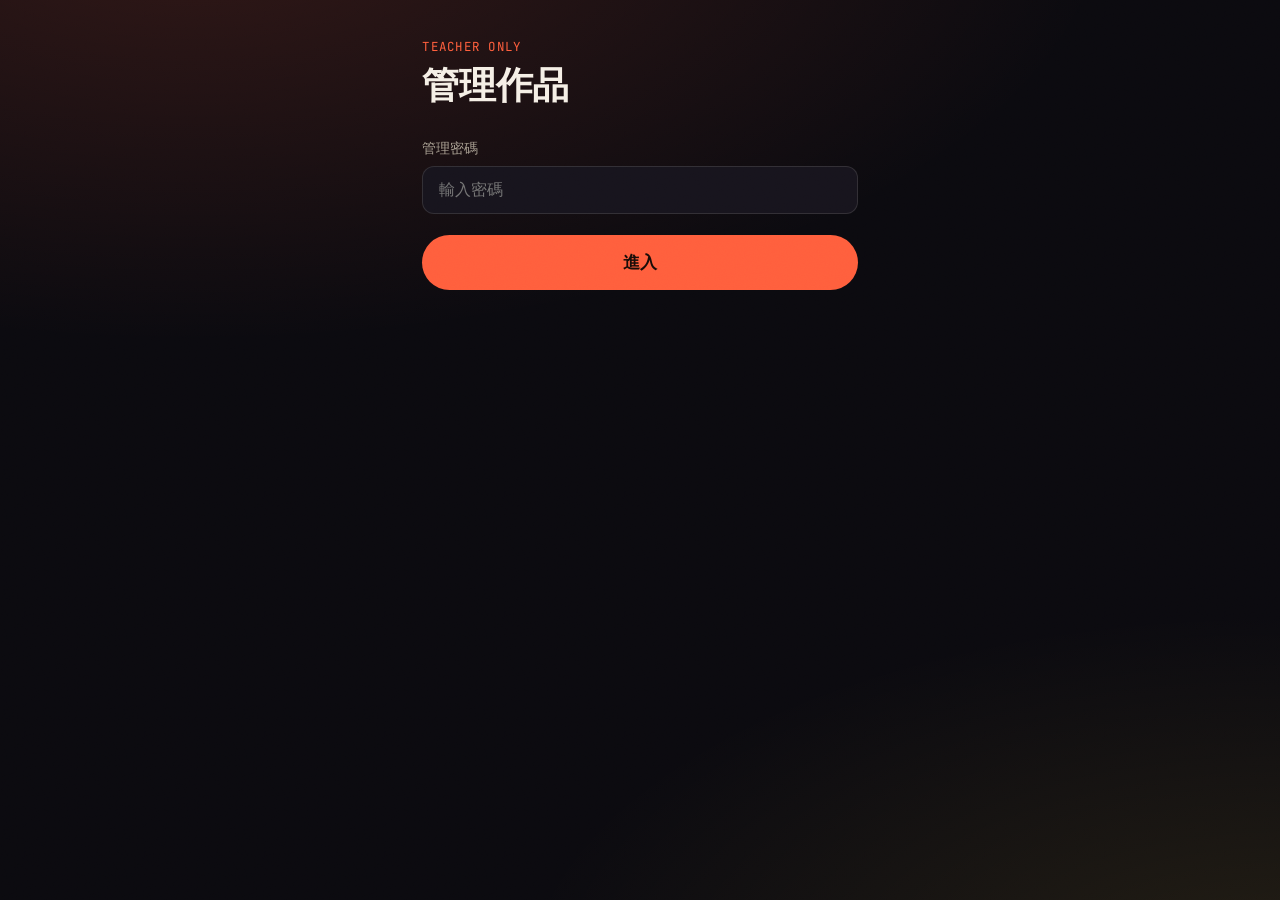
<file: admin.html>
<!doctype html>
<html lang="zh-Hant">
  <head>
    <meta charset="UTF-8" />
    <meta name="viewport" content="width=device-width, initial-scale=1.0" />
    <title>管理作品</title>
    <link rel="stylesheet" href="style.css" />
  </head>
  <body>
    <div class="upload-wrap">
      <div class="upload-header">
        <div class="kicker">Teacher Only</div>
        <h1>管理作品</h1>
      </div>

      <div id="gate">
        <div class="field">
          <label for="password">管理密碼</label>
          <input type="text" id="password" placeholder="輸入密碼" />
        </div>
        <button class="submit-btn" id="gate-btn">進入</button>
        <p class="status-msg err" id="gate-msg"></p>
      </div>

      <div id="panel" class="hidden">
        <p class="status-msg" id="admin-count"></p>
        <div id="admin-list"></div>
      </div>
    </div>

    <script type="module" src="app-admin.js"></script>
  </body>
</html>
</file>
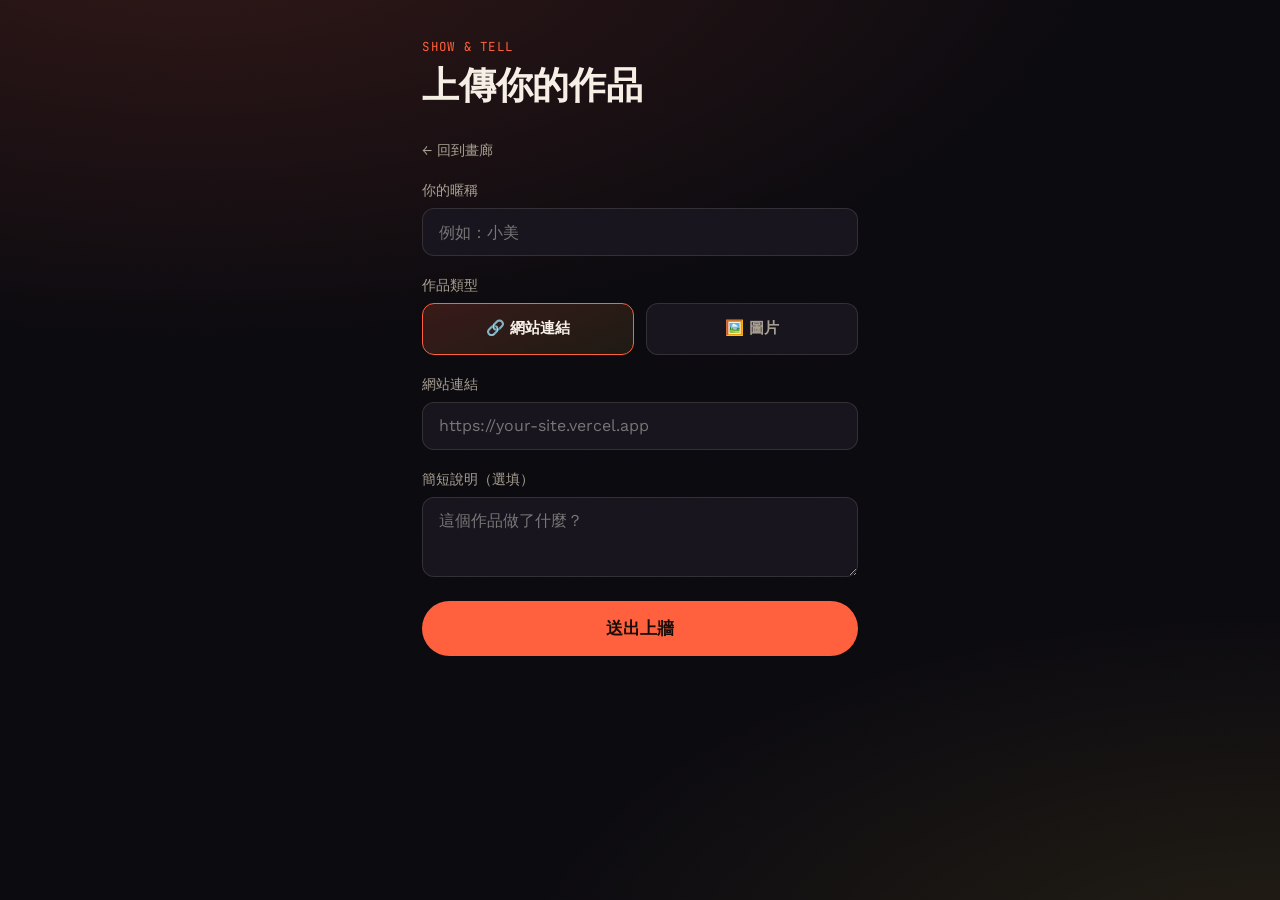
<file: upload.html>
<!doctype html>
<html lang="zh-Hant">
  <head>
    <meta charset="UTF-8" />
    <meta name="viewport" content="width=device-width, initial-scale=1.0" />
    <title>上傳你的作品</title>
    <link rel="stylesheet" href="style.css" />
  </head>
  <body>
    <div class="upload-wrap">
      <div class="upload-header">
        <div class="kicker">Show &amp; Tell</div>
        <h1>上傳你的作品</h1>
      </div>

      <a href="index.html?enter=1" class="back-link">← 回到畫廊</a>

      <form id="upload-form" novalidate>
        <div class="field">
          <label for="nickname">你的暱稱</label>
          <input type="text" id="nickname" maxlength="30" placeholder="例如：小美" required />
        </div>

        <div class="field">
          <label>作品類型</label>
          <div class="type-toggle">
            <button type="button" data-type="website" class="active">🔗 網站連結</button>
            <button type="button" data-type="image">🖼️ 圖片</button>
          </div>
        </div>

        <div class="field" id="link-field">
          <label for="link">網站連結</label>
          <input type="url" id="link" placeholder="https://your-site.vercel.app" />
        </div>

        <div class="field hidden" id="image-field">
          <label>選擇圖片（最多 10 張，每張限 5MB 以內）</label>
          <div class="file-drop" id="file-drop">
            <span id="file-drop-label">點擊選擇圖片，或拍照上傳（可多選）</span>
            <input type="file" id="image" accept="image/*" multiple />
          </div>
        </div>

        <div class="field">
          <label for="description">簡短說明（選填）</label>
          <textarea id="description" maxlength="200" placeholder="這個作品做了什麼？"></textarea>
        </div>

        <button type="submit" class="submit-btn" id="submit-btn">送出上牆</button>
        <p class="status-msg" id="status-msg"></p>
      </form>
    </div>

    <script type="module" src="app-upload.js"></script>
  </body>
</html>
</file>
<file: style.css>
@import url("https://fonts.googleapis.com/css2?family=Fraunces:ital,opsz,wght@0,9..144,300;0,9..144,600;0,9..144,900;1,9..144,600&family=Work+Sans:wght@400;500;600;700&family=JetBrains+Mono:wght@400;600&display=swap");

:root {
  --bg: #0b0a0f;
  --bg-alt: #17141d;
  --card: #1c1824;
  --text: #f5efe6;
  --text-dim: #a89f92;
  --accent: #ff5f3d;
  --accent-2: #ffd23f;
  --line: rgba(245, 239, 230, 0.12);
  --shadow: rgba(0, 0, 0, 0.45);

  /* nova gallery page tokens */
  --panel: #12100dee;
  --bone: #e9e4d8;
  --bone-dim: #b7b0a2;
  --bone-faint: #7d776b;
  --gold: #e0c48c;
  --nova-sans: "Montserrat", "Noto Sans TC", sans-serif;
}

* {
  box-sizing: border-box;
}

html,
body {
  margin: 0;
  padding: 0;
  background: var(--bg);
  color: var(--text);
  font-family: "Work Sans", sans-serif;
  min-height: 100%;
}

body {
  background-image: radial-gradient(
      ellipse 120% 80% at 15% -10%,
      rgba(255, 95, 61, 0.16),
      transparent 60%
    ),
    radial-gradient(ellipse 100% 70% at 100% 110%, rgba(255, 210, 63, 0.1), transparent 60%);
  background-attachment: fixed;
  position: relative;
}

body::after {
  content: "";
  position: fixed;
  inset: 0;
  pointer-events: none;
  opacity: 0.05;
  mix-blend-mode: overlay;
  background-image: url("data:image/svg+xml;utf8,<svg xmlns='http://www.w3.org/2000/svg' width='120' height='120'><filter id='n'><feTurbulence type='fractalNoise' baseFrequency='0.9' numOctaves='2' stitchTiles='stitch'/></filter><rect width='100%25' height='100%25' filter='url(%23n)'/></svg>");
}

h1,
h2,
h3 {
  font-family: "Fraunces", serif;
  font-weight: 900;
  letter-spacing: -0.01em;
  margin: 0;
}

a {
  color: inherit;
}

.mono {
  font-family: "JetBrains Mono", monospace;
}

/* ---------- Gallery page: nova corridor ---------- */

#scene {
  position: fixed;
  inset: 0;
  display: block;
  cursor: grab;
  touch-action: none;
}
#scene.dragging {
  cursor: grabbing;
}

#topnav {
  position: fixed;
  top: 0;
  right: 0;
  left: 0;
  z-index: 65;
  display: flex;
  align-items: center;
  justify-content: flex-end;
  gap: 38px;
  padding: 30px 46px;
  pointer-events: none;
  font-family: var(--nova-sans);
}
#topnav a {
  pointer-events: auto;
  color: var(--bone-dim);
  text-decoration: none;
  font-size: 11px;
  letter-spacing: 0.3em;
  font-weight: 400;
  padding-bottom: 4px;
  transition: color 0.25s;
}
#topnav a:hover {
  color: #fff;
}
#menu-dot {
  pointer-events: auto;
  width: 38px;
  height: 38px;
  border-radius: 50%;
  border: 1px solid var(--line);
  background: #ffffff10;
  display: grid;
  place-items: center;
  cursor: pointer;
  touch-action: manipulation;
}
#menu-dot span {
  display: block;
  width: 14px;
  height: 1px;
  background: #fff;
  box-shadow: 0 4px 0 #fff, 0 -4px 0 #fff;
}

#menu-panel {
  pointer-events: auto;
  position: fixed;
  top: 78px;
  right: 46px;
  z-index: 66;
  display: flex;
  flex-direction: column;
  min-width: 160px;
  background: var(--panel);
  backdrop-filter: blur(8px);
  border: 1px solid var(--line);
  border-radius: 12px;
  padding: 10px;
  gap: 4px;
}
#menu-panel a {
  padding: 10px 12px;
  border-radius: 8px;
  font-size: 11px;
  letter-spacing: 0.2em;
}
#menu-panel a:hover {
  background: #ffffff12;
}
.foot-btn {
  display: flex;
  align-items: center;
  gap: 10px;
  padding: 10px 12px;
  border-radius: 8px;
  font-size: 10px;
  letter-spacing: 0.24em;
  color: var(--bone-dim);
  cursor: pointer;
  background: none;
  border: none;
  font-family: var(--nova-sans);
  text-align: left;
  touch-action: manipulation;
}
.foot-btn:hover {
  background: #ffffff12;
  color: #fff;
}
.foot-btn .state {
  color: #fff;
  border-bottom: 1px solid #ffffff99;
  padding-bottom: 1px;
}
.foot-btn svg {
  width: 15px;
  height: 15px;
  stroke: currentColor;
  fill: none;
  stroke-width: 1.4;
  flex-shrink: 0;
}

#reticle {
  position: fixed;
  left: 50%;
  top: 50%;
  transform: translate(-50%, -50%);
  z-index: 15;
  width: 26px;
  height: 26px;
  border: 1px solid #ffffff66;
  border-radius: 50%;
  display: grid;
  place-items: center;
  transition: width 0.2s, height 0.2s, border-color 0.2s;
  pointer-events: none;
}
#reticle::after {
  content: "";
  width: 4px;
  height: 4px;
  border-radius: 50%;
  background: #fff;
}
#reticle.hot {
  width: 36px;
  height: 36px;
  border-color: #fff;
}

#artcard {
  position: fixed;
  z-index: 14;
  pointer-events: none;
  opacity: 0;
  transition: opacity 0.3s;
  max-width: 220px;
  text-shadow: 0 1px 8px #000c;
  font-family: var(--nova-sans);
}
#artcard.show {
  opacity: 1;
}
#artcard .t {
  font-size: 13px;
  letter-spacing: 0.18em;
  font-weight: 500;
  color: #fff;
}
#artcard .y {
  font-size: 11px;
  color: var(--bone-dim);
  margin-top: 8px;
  letter-spacing: 0.1em;
}
#artcard .m {
  font-size: 11px;
  color: var(--bone-dim);
  margin-top: 12px;
  letter-spacing: 0.08em;
  line-height: 1.7;
}
#artcard .more {
  margin-top: 14px;
  font-size: 10px;
  letter-spacing: 0.24em;
  color: #fff;
  display: flex;
  align-items: center;
  gap: 8px;
}
#artcard .more::after {
  content: "→";
  letter-spacing: 0;
}
#artcard .likes {
  font-size: 11px;
  color: #ff6b6b;
  margin-top: 8px;
  letter-spacing: 0.06em;
}

#hint {
  position: fixed;
  bottom: 118px;
  left: 50%;
  transform: translateX(-50%);
  z-index: 14;
  font-size: 11px;
  letter-spacing: 0.42em;
  color: var(--bone-dim);
  white-space: nowrap;
  display: flex;
  gap: 22px;
  align-items: center;
  pointer-events: none;
  text-indent: 0.42em;
  font-family: var(--nova-sans);
}
#hint i {
  width: 1px;
  height: 12px;
  background: var(--line);
  font-style: normal;
}
#pad {
  position: fixed;
  bottom: 26px;
  left: 50%;
  transform: translateX(-50%);
  z-index: 16;
  display: grid;
  grid-template-columns: repeat(3, 46px);
  grid-template-rows: repeat(2, 46px);
  gap: 8px;
  justify-items: center;
  align-items: center;
}
.pkey {
  width: 42px;
  height: 42px;
  border-radius: 50%;
  border: 1px solid var(--line);
  background: #ffffff12;
  backdrop-filter: blur(6px);
  display: grid;
  place-items: center;
  color: #fff;
  cursor: pointer;
  user-select: none;
  touch-action: none;
  transition: background 0.15s;
}
.pkey:active,
.pkey.hold {
  background: #ffffff33;
}
.pkey svg {
  width: 14px;
  height: 14px;
  stroke: #fff;
  fill: none;
  stroke-width: 1.6;
}
#k-up {
  grid-column: 2;
  grid-row: 1;
}
#k-left {
  grid-column: 1;
  grid-row: 2;
}
#k-down {
  grid-column: 2;
  grid-row: 2;
}
#k-right {
  grid-column: 3;
  grid-row: 2;
}

#joystick {
  position: fixed;
  z-index: 16;
  width: 116px;
  height: 116px;
  margin-left: -58px;
  margin-top: -58px;
  border-radius: 50%;
  border: 1px solid var(--line);
  background: #ffffff0d;
  backdrop-filter: blur(4px);
  pointer-events: none;
}
#joystick.hidden {
  display: none;
}
#joystickKnob {
  position: absolute;
  left: 50%;
  top: 50%;
  width: 52px;
  height: 52px;
  margin-left: -26px;
  margin-top: -26px;
  border-radius: 50%;
  background: #ffffff33;
  border: 1px solid #ffffff55;
}

#minimapBox {
  position: fixed;
  right: 34px;
  bottom: 30px;
  z-index: 16;
  border: 1px solid var(--line);
  border-radius: 10px;
  background: #141210cc;
  backdrop-filter: blur(8px);
  padding: 10px;
}
#minimap {
  display: block;
  width: 190px;
  height: 120px;
}

.empty-state {
  position: fixed;
  inset: 0;
  z-index: 8;
  display: flex;
  flex-direction: column;
  align-items: center;
  justify-content: center;
  text-align: center;
  color: var(--text-dim);
  padding: 2rem;
  pointer-events: none;
}

.empty-state .big {
  font-family: "Fraunces", serif;
  font-size: clamp(1.6rem, 3vw, 2.4rem);
  font-style: italic;
  color: var(--text);
  display: block;
  margin-bottom: 0.6rem;
}

#modal {
  position: fixed;
  inset: 0;
  z-index: 40;
  background: #0b0a08e8;
  backdrop-filter: blur(10px);
  display: none;
  align-items: center;
  justify-content: center;
  padding: 5vmin;
  font-family: var(--nova-sans);
}
#modal.open {
  display: flex;
}
#modal .wrap {
  display: flex;
  gap: 6vmin;
  align-items: center;
  max-width: 1100px;
  width: 100%;
  animation: rise 0.5s cubic-bezier(0.2, 0.8, 0.2, 1);
}
@keyframes rise {
  from {
    opacity: 0;
    transform: translateY(18px);
  }
  to {
    opacity: 1;
    transform: none;
  }
}
.img-wrap {
  position: relative;
  max-width: 52%;
}
#modal img {
  display: block;
  max-width: 100%;
  max-height: 80vh;
  object-fit: contain;
  box-shadow: 0 30px 80px #000c;
  border: 1px solid #ffffff14;
}
.carousel-nav {
  position: absolute;
  top: 50%;
  transform: translateY(-50%);
  width: 40px;
  height: 40px;
  border-radius: 50%;
  border: 1px solid var(--line);
  background: #14110dcc;
  backdrop-filter: blur(6px);
  color: #fff;
  font-size: 22px;
  line-height: 1;
  cursor: pointer;
  display: grid;
  place-items: center;
  touch-action: manipulation;
}
.carousel-nav:hover {
  background: #14110dee;
}
.carousel-nav.prev {
  left: 12px;
}
.carousel-nav.next {
  right: 12px;
}
.carousel-counter {
  position: absolute;
  bottom: 14px;
  left: 50%;
  transform: translateX(-50%);
  padding: 4px 12px;
  border-radius: 100px;
  background: #14110dcc;
  backdrop-filter: blur(6px);
  color: #fff;
  font-size: 11px;
  letter-spacing: 0.1em;
}
#modal .info {
  flex: 1;
  min-width: 0;
}
#modal .eyebrow {
  font-size: 10px;
  letter-spacing: 0.4em;
  color: var(--gold);
}
#modal h2 {
  font-size: clamp(22px, 3.4vw, 34px);
  font-weight: 400;
  letter-spacing: 0.14em;
  margin-top: 16px;
  color: #fff;
}
#modal .meta {
  margin-top: 18px;
  font-size: 12px;
  letter-spacing: 0.12em;
  color: var(--bone-dim);
  line-height: 2.1;
}
#modal .desc {
  margin-top: 22px;
  font-size: 13px;
  line-height: 2;
  color: var(--bone);
  font-weight: 300;
  max-width: 46ch;
}
.like-row {
  margin-top: 22px;
}
.like-btn {
  display: inline-flex;
  align-items: center;
  gap: 0.5rem;
  padding: 0.55rem 1.1rem;
  border-radius: 100px;
  border: 1px solid var(--line);
  background: #ffffff10;
  color: var(--bone);
  font-size: 13px;
  letter-spacing: 0.06em;
  cursor: pointer;
  touch-action: manipulation;
  transition: background 0.15s, border-color 0.15s, transform 0.15s;
}
.like-btn:hover {
  background: #ffffff1c;
}
.like-btn:active {
  transform: scale(0.94);
}
.like-btn svg {
  width: 17px;
  height: 17px;
  fill: none;
  stroke: currentColor;
  stroke-width: 1.6;
  transition: fill 0.15s, stroke 0.15s;
}
.like-btn.liked {
  border-color: #ff6b6b;
  color: #ff6b6b;
}
.like-btn.liked svg {
  fill: #ff6b6b;
  stroke: #ff6b6b;
}

#modal .mlink {
  display: inline-flex;
  align-items: center;
  gap: 0.4rem;
  margin-top: 22px;
  padding: 0.7rem 1.3rem;
  border-radius: 100px;
  background: var(--gold);
  color: #1a1409;
  font-weight: 600;
  font-size: 12px;
  letter-spacing: 0.08em;
  text-decoration: none;
}
#modal .close {
  position: absolute;
  top: 30px;
  right: 38px;
  width: 44px;
  height: 44px;
  border-radius: 50%;
  border: 1px solid var(--line);
  background: #ffffff10;
  color: #fff;
  font-size: 16px;
  cursor: pointer;
  touch-action: manipulation;
}
#modal .close:hover {
  background: #ffffff22;
}

#intro {
  position: fixed;
  inset: 0;
  z-index: 60;
  overflow: hidden;
  cursor: pointer;
  perspective: 1500px;
  font-family: var(--nova-sans);
}
.door {
  position: absolute;
  top: 0;
  bottom: 0;
  width: 50.2%;
  z-index: 0;
  background: linear-gradient(180deg, #17120d, #0e0b08 58%, #141009);
  box-shadow: inset 0 0 0 1px #ffffff0a, inset 0 0 110px #000c;
  transition: transform 1.7s cubic-bezier(0.68, 0, 0.16, 1);
}
.door.dl {
  left: 0;
  transform-origin: left center;
  border-right: 1px solid #e0c48c40;
}
.door.dr {
  right: 0;
  transform-origin: right center;
  border-left: 1px solid #e0c48c40;
}
.door::before,
.door::after {
  content: "";
  position: absolute;
  left: 11%;
  right: 11%;
  border: 1px solid #e0c48c1c;
  border-radius: 2px;
  background: linear-gradient(180deg, #ffffff06, transparent 40%);
  box-shadow: inset 0 3px 14px #000c;
}
.door::before {
  top: 8%;
  height: 35%;
}
.door::after {
  top: 52%;
  height: 38%;
}
#intro.gone .dl {
  transform: rotateY(-108deg);
}
#intro.gone .dr {
  transform: rotateY(108deg);
}
#intro.gone {
  pointer-events: none;
}
#intro .stage {
  position: absolute;
  inset: 0;
  z-index: 2;
  display: flex;
  align-items: center;
  justify-content: center;
  transition: opacity 0.55s;
}
#intro.gone .stage {
  opacity: 0;
}
#intro .mid {
  display: flex;
  flex-direction: column;
  align-items: center;
  text-align: center;
  padding: 0 20px;
}
#intro .eyebrow {
  font-size: 10px;
  letter-spacing: 0.52em;
  text-indent: 0.52em;
  color: var(--gold);
  animation: fadeUp 1s 0.15s both;
}
#intro h1 {
  margin-top: 30px;
  font-weight: 200;
  color: #fff;
  display: flex;
  justify-content: center;
  font-size: clamp(38px, 7.2vw, 82px);
  letter-spacing: 0;
  gap: 0.32em;
}
#intro h1 b {
  font-weight: 200;
  display: inline-block;
  animation: letterIn 0.9s both;
  animation-delay: calc(0.3s + var(--i) * 0.06s);
}
#intro h1 b.sp {
  width: 0.55em;
}
@keyframes letterIn {
  from {
    opacity: 0;
    transform: translateY(30px);
    filter: blur(8px);
  }
  to {
    opacity: 1;
    transform: none;
    filter: blur(0);
  }
}
@keyframes fadeUp {
  from {
    opacity: 0;
    transform: translateY(14px);
  }
  to {
    opacity: 1;
    transform: none;
  }
}
#intro .rule {
  width: 0;
  height: 1px;
  margin-top: 36px;
  background: linear-gradient(90deg, transparent, var(--gold), transparent);
  animation: ruleGrow 1.2s 0.95s forwards;
}
@keyframes ruleGrow {
  to {
    width: 190px;
  }
}
#intro .zh {
  margin-top: 30px;
  font-size: 14px;
  letter-spacing: 0.62em;
  text-indent: 0.62em;
  color: var(--bone);
  font-weight: 300;
  animation: fadeUp 1s 1.15s both;
}
#intro .en {
  margin-top: 14px;
  font-size: 10px;
  letter-spacing: 0.42em;
  text-indent: 0.42em;
  color: var(--bone-faint);
  animation: fadeUp 1s 1.3s both;
}
.enter-ring {
  position: relative;
  width: 106px;
  height: 106px;
  margin-top: 46px;
  display: grid;
  place-items: center;
  animation: fadeUp 1s 1.5s both;
}
.enter-ring svg {
  position: absolute;
  inset: 0;
  width: 100%;
  height: 100%;
  animation: spin 16s linear infinite;
}
.enter-ring circle {
  fill: none;
  stroke: #e0c48c88;
  stroke-width: 1;
  stroke-dasharray: 4 7;
}
.enter-ring::before {
  content: "";
  position: absolute;
  inset: 15px;
  border-radius: 50%;
  border: 1px solid #ffffff26;
  transition: inset 0.35s, border-color 0.35s;
}
#intro:hover .enter-ring::before {
  inset: 8px;
  border-color: #ffffff66;
}
.enter-ring span {
  position: relative;
  font-size: 11px;
  letter-spacing: 0.3em;
  text-indent: 0.3em;
  color: #fff;
  line-height: 2;
}
.enter-ring em {
  font-style: normal;
  font-size: 8px;
  color: var(--bone-dim);
  letter-spacing: 0.36em;
}
@keyframes spin {
  to {
    transform: rotate(360deg);
  }
}
@media (prefers-reduced-motion: reduce) {
  #intro h1 b,
  #intro .eyebrow,
  #intro .zh,
  #intro .en,
  #intro .rule,
  .enter-ring {
    animation-duration: 0.01s;
    animation-delay: 0s;
  }
  .enter-ring svg {
    animation: none;
  }
}

@media (max-width: 820px) {
  #topnav {
    padding: max(20px, env(safe-area-inset-top)) 24px 20px;
  }
  #hint {
    bottom: 172px;
    font-size: 9px;
    letter-spacing: 0.3em;
    gap: 12px;
  }
  #minimapBox {
    left: 14px;
    top: max(14px, env(safe-area-inset-top));
    right: auto;
    bottom: auto;
    padding: 7px;
  }
  #minimap {
    width: 120px;
    height: 76px;
  }
  #pad {
    bottom: calc(20px + env(safe-area-inset-bottom));
    grid-template-columns: repeat(3, 54px);
    grid-template-rows: repeat(2, 54px);
    gap: 10px;
  }
  .pkey {
    width: 50px;
    height: 50px;
  }
  .pkey svg {
    width: 17px;
    height: 17px;
  }
  #modal .wrap {
    flex-direction: column;
    gap: 24px;
    overflow: auto;
    max-height: 100%;
  }
  .img-wrap {
    max-width: 100%;
  }
  #modal img {
    max-width: 100%;
    max-height: 44vh;
  }
  #intro .zh {
    letter-spacing: 0.4em;
    text-indent: 0.4em;
  }
}

/* ---------- Upload page ---------- */

.upload-wrap {
  max-width: 480px;
  margin: 0 auto;
  padding: 2.4rem 1.4rem 4rem;
  min-height: 100vh;
}

.upload-header {
  margin-bottom: 1.8rem;
}

.upload-header .kicker {
  font-family: "JetBrains Mono", monospace;
  color: var(--accent);
  font-size: 0.78rem;
  letter-spacing: 0.1em;
  text-transform: uppercase;
}

.upload-header h1 {
  font-size: clamp(1.7rem, 7vw, 2.3rem);
  margin-top: 0.4rem;
}

.field {
  margin-bottom: 1.3rem;
}

.field label {
  display: block;
  font-size: 0.85rem;
  color: var(--text-dim);
  margin-bottom: 0.5rem;
  font-weight: 500;
}

.field input[type="text"],
.field input[type="url"],
.field textarea {
  width: 100%;
  background: var(--bg-alt);
  border: 1px solid var(--line);
  border-radius: 12px;
  padding: 0.85rem 1rem;
  color: var(--text);
  font-family: "Work Sans", sans-serif;
  font-size: 1rem;
  outline: none;
  transition: border-color 0.2s ease;
}

.field input:focus,
.field textarea:focus {
  border-color: var(--accent);
}

.field textarea {
  resize: vertical;
  min-height: 80px;
}

.type-toggle {
  display: grid;
  grid-template-columns: 1fr 1fr;
  gap: 0.7rem;
}

.type-toggle button {
  padding: 0.9rem 0.6rem;
  border-radius: 12px;
  border: 1px solid var(--line);
  background: var(--bg-alt);
  color: var(--text-dim);
  font-family: "Work Sans", sans-serif;
  font-weight: 600;
  font-size: 0.95rem;
  cursor: pointer;
  transition: all 0.2s ease;
}

.type-toggle button.active {
  border-color: var(--accent);
  color: var(--text);
  background: linear-gradient(155deg, rgba(255, 95, 61, 0.18), rgba(255, 210, 63, 0.08));
}

.file-drop {
  border: 1.5px dashed var(--line);
  border-radius: 12px;
  padding: 1.6rem 1rem;
  text-align: center;
  color: var(--text-dim);
  font-size: 0.9rem;
  cursor: pointer;
  transition: border-color 0.2s ease;
  position: relative;
}

.file-drop.has-file {
  border-color: var(--accent-2);
  color: var(--text);
}

.file-drop input[type="file"] {
  position: absolute;
  inset: 0;
  opacity: 0;
  cursor: pointer;
}

.submit-btn {
  width: 100%;
  padding: 1rem;
  border-radius: 100px;
  border: none;
  background: var(--accent);
  color: #180c08;
  font-weight: 700;
  font-size: 1.05rem;
  cursor: pointer;
  transition: transform 0.15s ease, opacity 0.15s ease;
}

.submit-btn:active {
  transform: scale(0.98);
}

.submit-btn:disabled {
  opacity: 0.5;
  cursor: not-allowed;
}

.status-msg {
  margin-top: 1rem;
  text-align: center;
  font-size: 0.9rem;
  min-height: 1.2em;
}

.status-msg.ok {
  color: var(--accent-2);
}

.status-msg.err {
  color: var(--accent);
}

.back-link {
  display: inline-block;
  margin-bottom: 1.4rem;
  color: var(--text-dim);
  text-decoration: none;
  font-size: 0.85rem;
}

.back-link:hover {
  color: var(--text);
}

.hidden {
  display: none !important;
}

/* ---------- Admin page ---------- */

.admin-row {
  display: flex;
  align-items: center;
  gap: 1rem;
  padding: 0.9rem;
  border: 1px solid var(--line);
  border-radius: 12px;
  margin-bottom: 0.8rem;
  background: var(--bg-alt);
}

.admin-thumb {
  width: 56px;
  height: 56px;
  border-radius: 8px;
  object-fit: cover;
  flex-shrink: 0;
  background: var(--card);
}

.admin-info {
  flex: 1;
  min-width: 0;
}

.admin-nick {
  font-weight: 700;
  font-size: 0.95rem;
}

.admin-meta {
  color: var(--text-dim);
  font-size: 0.78rem;
  margin-top: 0.2rem;
}

.admin-delete-btn {
  flex-shrink: 0;
  padding: 0.5rem 0.9rem;
  border-radius: 100px;
  border: 1px solid rgba(255, 95, 61, 0.4);
  background: transparent;
  color: var(--accent);
  font-weight: 600;
  font-size: 0.82rem;
  cursor: pointer;
}

.admin-delete-btn:hover {
  background: rgba(255, 95, 61, 0.12);
}

.admin-delete-btn:disabled {
  opacity: 0.5;
  cursor: not-allowed;
}
</file>
